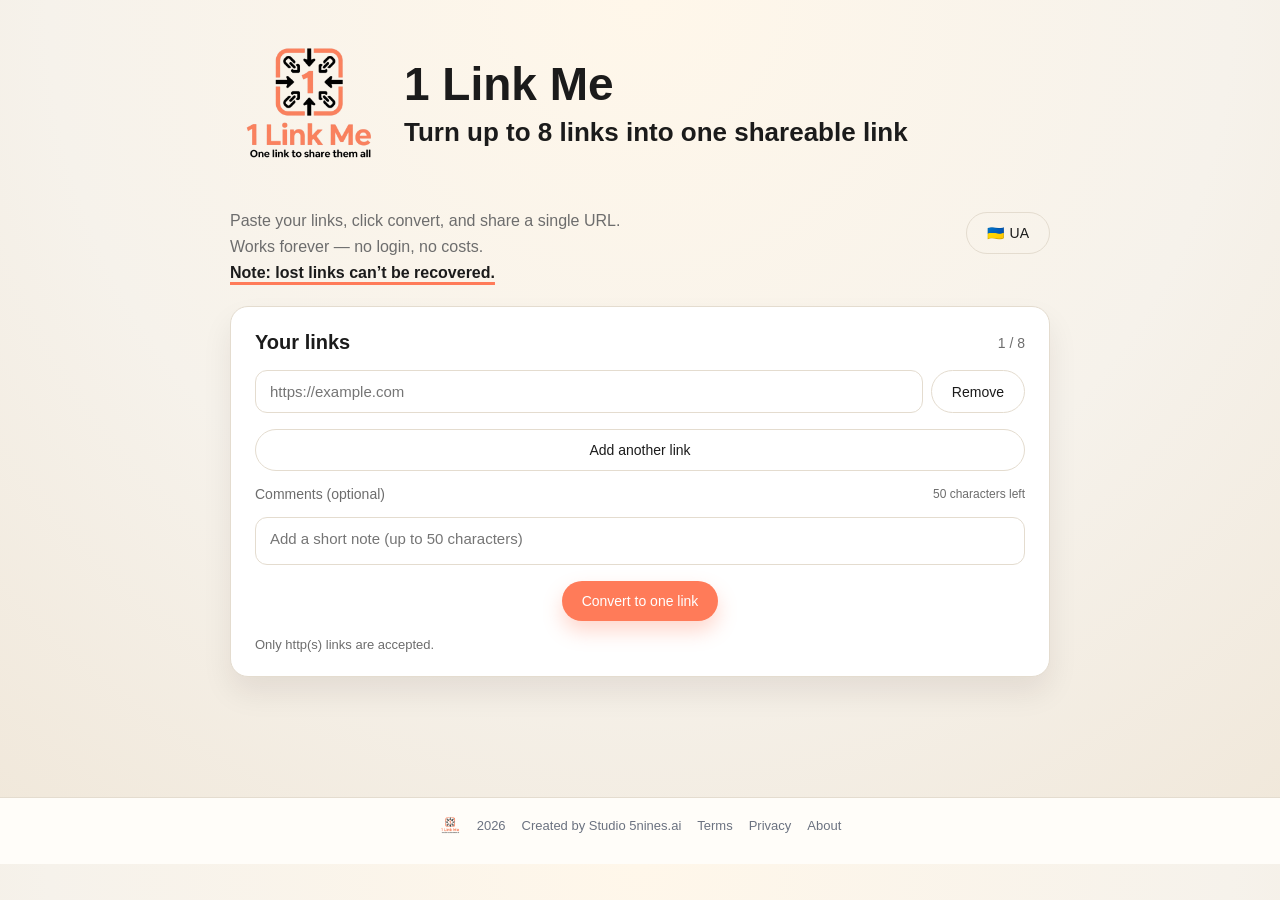
<file: index.html>
<!doctype html>
<html lang="en">
  <head>
    <meta charset="UTF-8" />
    <meta name="viewport" content="width=device-width, initial-scale=1.0" />
    <title>1 Link Me – Combine Multiple Links Into One URL (Free, No Login)</title>
    <meta
      name="description"
      content="Turn up to 8 links into one shareable link. No sign-up, no storage, 100% free. Perfect for creators, marketers, and everyday sharing."
    />
    <meta
      name="description-ua"
      content="Об’єднайте до 8 посилань в одне зручне для поширення. Без реєстрації, без збереження даних, 100% безкоштовно. Ідеально для креаторів, маркетологів і щоденного використання."
    />
    <meta name="robots" content="index, follow" />
    <meta property="og:title" content="1 Link Me – Combine Multiple Links Into One URL (Free, No Login)" />
    <meta
      property="og:description"
      content="Turn up to 8 links into one shareable link. No sign-up, no storage, 100% free. Perfect for creators, marketers, and everyday sharing."
    />
    <meta property="og:type" content="website" />
    <meta name="twitter:card" content="summary" />
    <meta name="twitter:title" content="1 Link Me – Combine Multiple Links Into One URL (Free, No Login)" />
    <meta
      name="twitter:description"
      content="Turn up to 8 links into one shareable link. No sign-up, no storage, 100% free. Perfect for creators, marketers, and everyday sharing."
    />
    <link rel="icon" href="favicon.png" type="image/png" />
    <!-- Google tag (gtag.js) -->
    <script async src="https://www.googletagmanager.com/gtag/js?id=G-2YKPZS6ZV8"></script>
    <script>
      window.dataLayer = window.dataLayer || [];
      function gtag(){dataLayer.push(arguments);}
      gtag('js', new Date());

      gtag('config', 'G-2YKPZS6ZV8');
      gtag('config', 'AW-18059416682');
    </script>
    <link rel="stylesheet" href="styles.css" />
  </head>
  <body>
    <main class="page">
      <header class="site-header">
        <a href="/" class="logo-link">
          <img class="logo" src="logo.png" alt="1 Link Me logo" />
        </a>
        <div class="header-text">
          <h1>1 Link Me</h1>
          <h2 data-i18n="heroTitle">Turn up to 8 links into one shareable link</h2>
        </div>
      </header>
      <header class="hero">
        <div class="hero-row">
          <p id="hero-message" class="subhead">
          <span data-i18n="heroLine1">Paste your links, click convert, and share a single URL.</span>
          <span data-i18n="heroLine2">Works forever — no login, no costs.</span>
          <span class="warning" data-i18n="heroLine3">Note: lost links can’t be recovered.</span>
          </p>
          <button id="lang-toggle" class="btn ghost lang-toggle" type="button">
            <span class="flag">🇺🇦</span>
            <span class="lang-code">UA</span>
          </button>
        </div>
      </header>

      <section id="builder" class="card">
        <div class="card-header">
          <h2 data-i18n="linksTitle">Your links</h2>
          <span class="limit">0 / 8</span>
        </div>
        <div id="links" class="links"></div>
        <button id="add" class="btn ghost add-link" type="button" data-i18n="addLink">Add another link</button>
        <div class="comment-header">
          <label class="comment-label" for="comment" data-i18n="commentLabel">Comments (optional)</label>
          <span id="comment-count" class="comment-count">50 characters left</span>
        </div>
        <textarea id="comment" class="comment-input" maxlength="50" placeholder="Add a short note (up to 50 characters)" data-i18n-placeholder="commentPlaceholder"></textarea>
        <div class="actions">
          <button id="convert" class="btn primary" type="button" data-i18n="convert">Convert to one link</button>
        </div>
        <p class="helper" data-i18n="helper">Only http(s) links are accepted.</p>
      </section>

      <section id="result" class="card hidden">
        <div class="card-header">
          <h2 data-i18n="shareableTitle">Your shareable link</h2>
        </div>
        <div class="result-row">
          <input id="output" type="text" readonly />
          <button id="copy" class="btn primary" type="button" data-i18n="copy">Copy</button>
        </div>
        <p class="helper result-helper">
          <span id="result-message"></span>
          <a id="open-link" class="open-link" href="#" target="_blank" rel="noopener noreferrer" data-i18n="openLink">Open the link in a new window</a>
        </p>
      </section>

      <section id="viewer" class="card hidden">
        <div class="card-header">
          <h2 data-i18n="sharedTitle">Shared links</h2>
        </div>
        <ol id="shared-list" class="shared-list"></ol>
      </section>

      <section id="viewer-cta" class="card hidden">
        <a class="btn primary viewer-cta" href="/" data-i18n="viewerCta">Merge your own links into one sharable link</a>
        <p class="subhead viewer-note">
          <span data-i18n="heroLine1">Paste your links, click convert, and share a single URL.</span>
          <span data-i18n="heroLine2">Works forever — no login, no costs.</span>
          <span class="warning" data-i18n="heroLine3">Note: lost links can’t be recovered.</span>
        </p>
      </section>
    </main>
    <footer class="footer">
      <div class="footer-inner">
        <img class="footer-logo" src="logo.png" alt="1 Link Me logo" />
        <span class="footer-year">2026</span>
        <p class="footer-note">Created by Studio 5nines.ai</p>
        <a href="terms.html" data-i18n="terms">Terms</a>
        <a href="privacy.html" data-i18n="privacy">Privacy</a>
        <a href="about.html" data-i18n="about">About</a>
      </div>
    </footer>

    <script src="script.js"></script>
  </body>
</html>
</file>
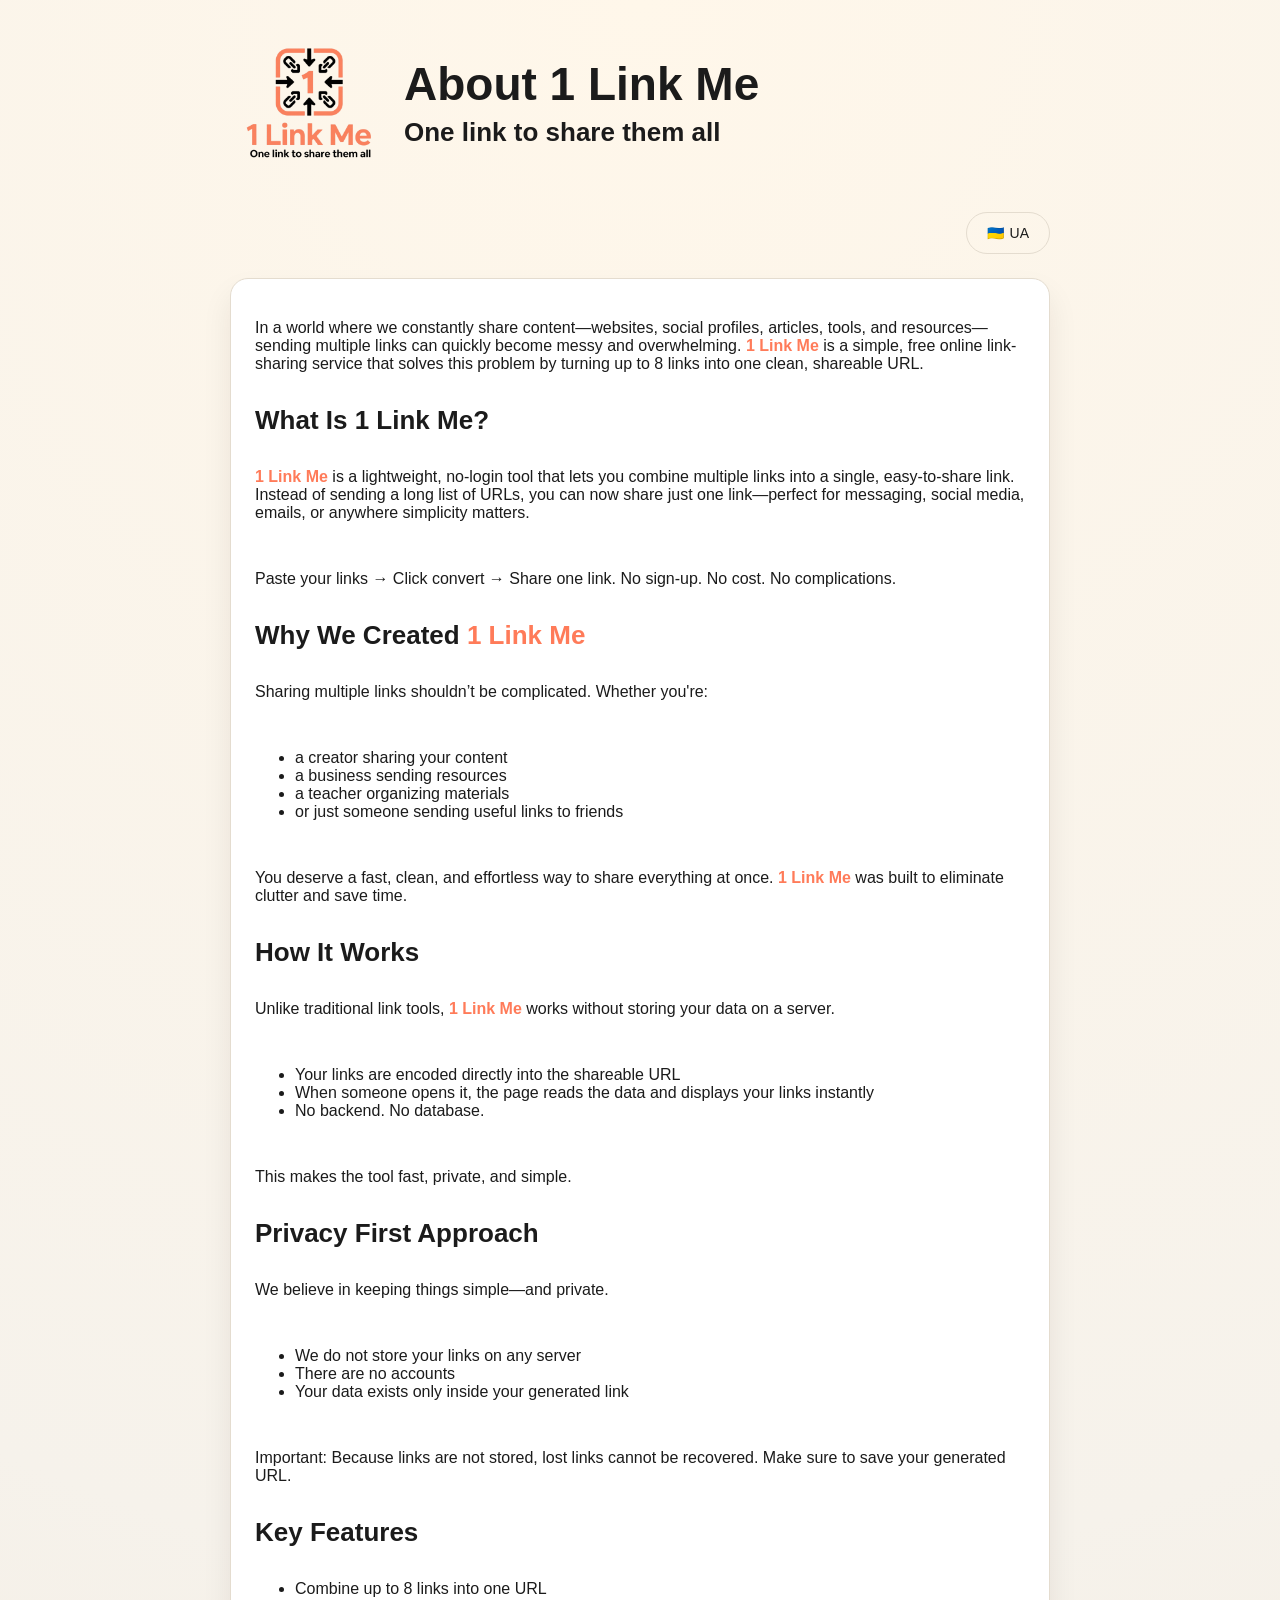
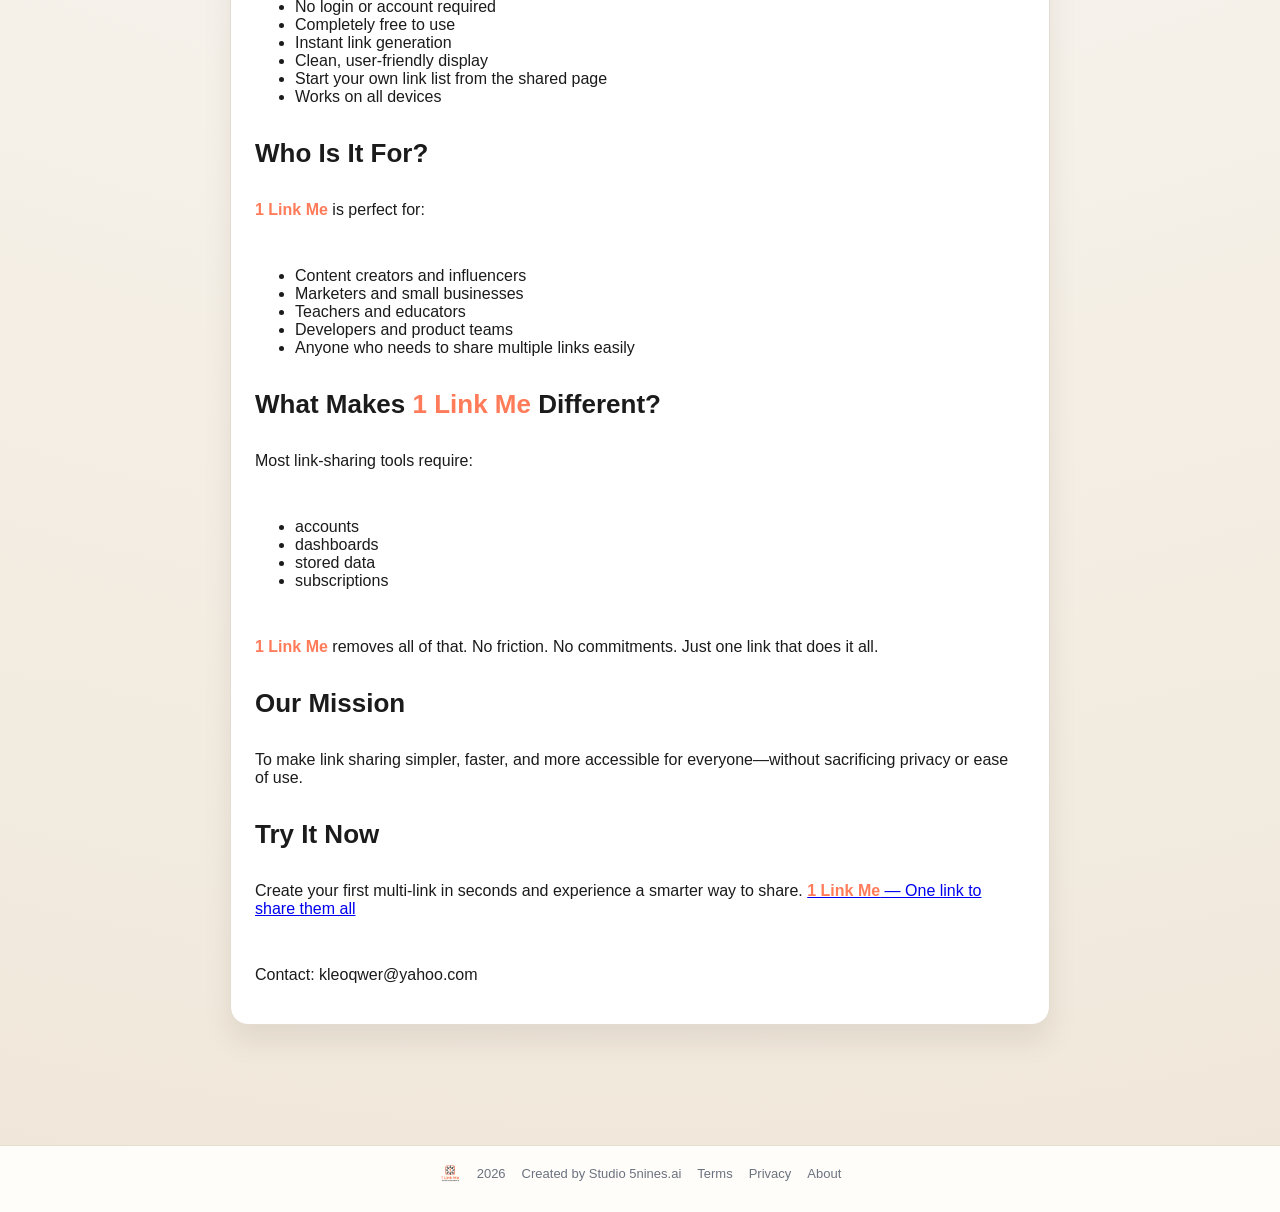
<file: about.html>
<!doctype html>
<html lang="en">
  <head>
    <meta charset="UTF-8" />
    <meta name="viewport" content="width=device-width, initial-scale=1.0" />
    <title>About 1 Link Me</title>
    <meta
      name="description"
      content="About 1 Link Me: a simple, free tool to combine up to 8 links into one shareable URL."
    />
    <meta name="description-ua" content="Об’єднайте до 8 посилань в одне зручне для поширення. Без реєстрації, без збереження даних, 100% безкоштовно. Ідеально для креаторів, маркетологів і щоденного використання." />
    <meta name="robots" content="index, follow" />
    <link rel="icon" href="favicon.png" type="image/png" />
    <!-- Google tag (gtag.js) -->
    <script async src="https://www.googletagmanager.com/gtag/js?id=G-2YKPZS6ZV8"></script>
    <script>
      window.dataLayer = window.dataLayer || [];
      function gtag(){dataLayer.push(arguments);}
      gtag('js', new Date());

      gtag('config', 'G-2YKPZS6ZV8');
      gtag('config', 'AW-18059416682');
    </script>
    <link rel="stylesheet" href="styles.css" />
  </head>
  <body>
    <main class="page">
      <header class="site-header">
        <a href="/" class="logo-link">
          <img class="logo" src="logo.png" alt="1 Link Me logo" />
        </a>
        <div class="header-text">
          <h1 data-i18n="aboutTitle">About 1 Link Me</h1>
          <h2 data-i18n="aboutTagline">One link to share them all</h2>
        </div>
      </header>
      <div class="lang-row">
        <button id="lang-toggle" class="btn ghost lang-toggle" type="button">
          <span class="flag">🇺🇦</span>
          <span class="lang-code">UA</span>
        </button>
      </div>

      <section class="card about-content" data-lang="en">
        <p>
          In a world where we constantly share content—websites, social profiles, articles, tools, and resources—
          sending multiple links can quickly become messy and overwhelming.
          <span class="brand-highlight">1 Link Me</span> is a simple, free online link-sharing service that solves this problem by turning up to 8 links
          into one clean, shareable URL.
        </p>

        <h2>What Is 1 Link Me?</h2>
        <p>
          <span class="brand-highlight">1 Link Me</span> is a lightweight, no-login tool that lets you combine multiple links into a single, easy-to-share link.
          Instead of sending a long list of URLs, you can now share just one link—perfect for messaging, social media,
          emails, or anywhere simplicity matters.
        </p>
        <p>
          Paste your links → Click convert → Share one link. No sign-up. No cost. No complications.
        </p>

        <h2>Why We Created <span class="brand-highlight">1 Link Me</span></h2>
        <p>
          Sharing multiple links shouldn’t be complicated. Whether you're:
        </p>
        <ul>
          <li>a creator sharing your content</li>
          <li>a business sending resources</li>
          <li>a teacher organizing materials</li>
          <li>or just someone sending useful links to friends</li>
        </ul>
        <p>
          You deserve a fast, clean, and effortless way to share everything at once. <span class="brand-highlight">1 Link Me</span> was built to eliminate
          clutter and save time.
        </p>

        <h2>How It Works</h2>
        <p>
          Unlike traditional link tools, <span class="brand-highlight">1 Link Me</span> works without storing your data on a server.
        </p>
        <ul>
          <li>Your links are encoded directly into the shareable URL</li>
          <li>When someone opens it, the page reads the data and displays your links instantly</li>
          <li>No backend. No database.</li>
        </ul>
        <p>
          This makes the tool fast, private, and simple.
        </p>

        <h2>Privacy First Approach</h2>
        <p>
          We believe in keeping things simple—and private.
        </p>
        <ul>
          <li>We do not store your links on any server</li>
          <li>There are no accounts</li>
          <li>Your data exists only inside your generated link</li>
        </ul>
        <p>
          Important: Because links are not stored, lost links cannot be recovered. Make sure to save your generated URL.
        </p>

        <h2>Key Features</h2>
        <ul>
          <li>Combine up to 8 links into one URL</li>
          <li>No login or account required</li>
          <li>Completely free to use</li>
          <li>Instant link generation</li>
          <li>Clean, user-friendly display</li>
          <li>Start your own link list from the shared page</li>
          <li>Works on all devices</li>
        </ul>

        <h2>Who Is It For?</h2>
        <p><span class="brand-highlight">1 Link Me</span> is perfect for:</p>
        <ul>
          <li>Content creators and influencers</li>
          <li>Marketers and small businesses</li>
          <li>Teachers and educators</li>
          <li>Developers and product teams</li>
          <li>Anyone who needs to share multiple links easily</li>
        </ul>

        <h2>What Makes <span class="brand-highlight">1 Link Me</span> Different?</h2>
        <p>Most link-sharing tools require:</p>
        <ul>
          <li>accounts</li>
          <li>dashboards</li>
          <li>stored data</li>
          <li>subscriptions</li>
        </ul>
        <p>
          <span class="brand-highlight">1 Link Me</span> removes all of that. No friction. No commitments. Just one link that does it all.
        </p>

        <h2>Our Mission</h2>
        <p>
          To make link sharing simpler, faster, and more accessible for everyone—without sacrificing privacy or ease of use.
        </p>

        <h2>Try It Now</h2>
        <p>
          Create your first multi-link in seconds and experience a smarter way to share.
          <a href="/"><span class="brand-highlight">1 Link Me</span> — One link to share them all</a>
        </p>
        <p>Contact: kleoqwer@yahoo.com</p>
      </section>

      <section class="card about-content hidden" data-lang="uk">
        <h2>Що таке <span class="brand-highlight">1 Link Me</span>?</h2>
        <p>
          <span class="brand-highlight">1 Link Me</span> — це простий інструмент, який дозволяє об’єднати кілька посилань в одне, просте посилання для
          поширення (безкоштовно і без реєстрації).
        </p>
        <p>
          Замість довгого списку URL-адрес ви можете поділитися лише одним посиланням — ідеально для месенджерів,
          соцмереж, електронної пошти або будь-де, де важлива простота.
        </p>
        <p>
          Вставте посилання → Натисніть «Конвертуйте в одне посилання» → Поділіться одним посиланням без зайвих
          складнощів.
        </p>

        <h2>Чому ми створили <span class="brand-highlight">1 Link Me</span></h2>
        <p>Незалежно від того, чи ви:</p>
        <ul>
          <li>творець контенту, який ділиться своїми проєктами</li>
          <li>бізнес, що надсилає інформацію клієнтам</li>
          <li>викладач, який ділиться матеріали з учнями та батьками</li>
          <li>або просто людина, яка ділиться корисними посиланнями з друзями</li>
        </ul>
        <p>
          Ви заслуговуєте на зручний і простий спосіб поділитися всім одразу з <span class="brand-highlight">1 Link Me</span>.
        </p>

        <h2>Як це працює</h2>
        <p>
          На відміну від традиційних інструментів, <span class="brand-highlight">1 Link Me</span> працює без збереження ваших даних на сервері.
        </p>
        <ul>
          <li>Ваші посилання кодуються прямо в URL</li>
          <li>Коли хтось відкриває його, сторінка зчитує дані та миттєво показує список</li>
        </ul>
        <p>Це робить сервіс:</p>
        <ul>
          <li>Швидким</li>
          <li>Приватним</li>
          <li>Простим</li>
        </ul>

        <h2>Приватність понад усе</h2>
        <p>Ми віримо в простоту — і приватність.</p>
        <ul>
          <li>Ми не зберігаємо ваші посилання на серверах</li>
          <li>Немає реєстрації</li>
          <li>Ваші дані існують лише всередині створеного вами URL</li>
        </ul>
        <p>
          Важливо: Оскільки посилання не зберігаються, втрачені посилання неможливо відновити.
          Обов’язково збережіть свій URL.
        </p>

        <h2>Основні можливості</h2>
        <ul>
          <li>Об’єднання до 8 посилань в один URL</li>
          <li>Без реєстрації</li>
          <li>Повністю безкоштовно</li>
          <li>Миттєве створення посилання</li>
          <li>Чистий і зручний інтерфейс</li>
          <li>Працює на всіх пристроях</li>
        </ul>

        <h2>Для кого це?</h2>
        <p><span class="brand-highlight">1 Link Me</span> ідеально підходить для:</p>
        <ul>
          <li>Творців контенту і інфлюенсерів</li>
          <li>Маркетологів і малого бізнесу</li>
          <li>Вчителів та освітян</li>
          <li>Розробників і команд</li>
          <li>Усіх, хто хоче легко ділитися багатьма посиланнями</li>
        </ul>

        <h2>Чим <span class="brand-highlight">1 Link Me</span> відрізняється?</h2>
        <p>Більшість сервісів вимагають:</p>
        <ul>
          <li>реєстрацію</li>
          <li>збереження даних</li>
          <li>підписки</li>
        </ul>
        <p>
          <span class="brand-highlight">1 Link Me</span> прибирає все це. Жодних бар’єрів. Жодних зобов’язань.
          Лише одне посилання, яке робить усе.
        </p>

        <h2>Наша місія</h2>
        <p>
          Зробити обмін посиланнями простішим, швидшим і доступнішим для кожного, не жертвуючи приватністю чи зручністю.
        </p>

        <h2>Спробуйте зараз</h2>
        <p>
          Створіть своє перше мультипосилання за кілька секунд і відкрийте для себе розумніший спосіб ділитися.
          <a href="/"><span class="brand-highlight">1 Link Me</span> — Одне посилання, щоб поділитися всім</a>
        </p>
        <p>Контакт: kleoqwer@yahoo.com</p>
      </section>
    </main>

    <footer class="footer">
      <div class="footer-inner">
        <img class="footer-logo" src="logo.png" alt="1 Link Me logo" />
        <span class="footer-year">2026</span>
        <p class="footer-note">Created by Studio 5nines.ai</p>
        <a href="terms.html" data-i18n="terms">Terms</a>
        <a href="privacy.html" data-i18n="privacy">Privacy</a>
        <a href="about.html" data-i18n="about">About</a>
      </div>
    </footer>
    <script src="about.js"></script>
  </body>
</html>
</file>
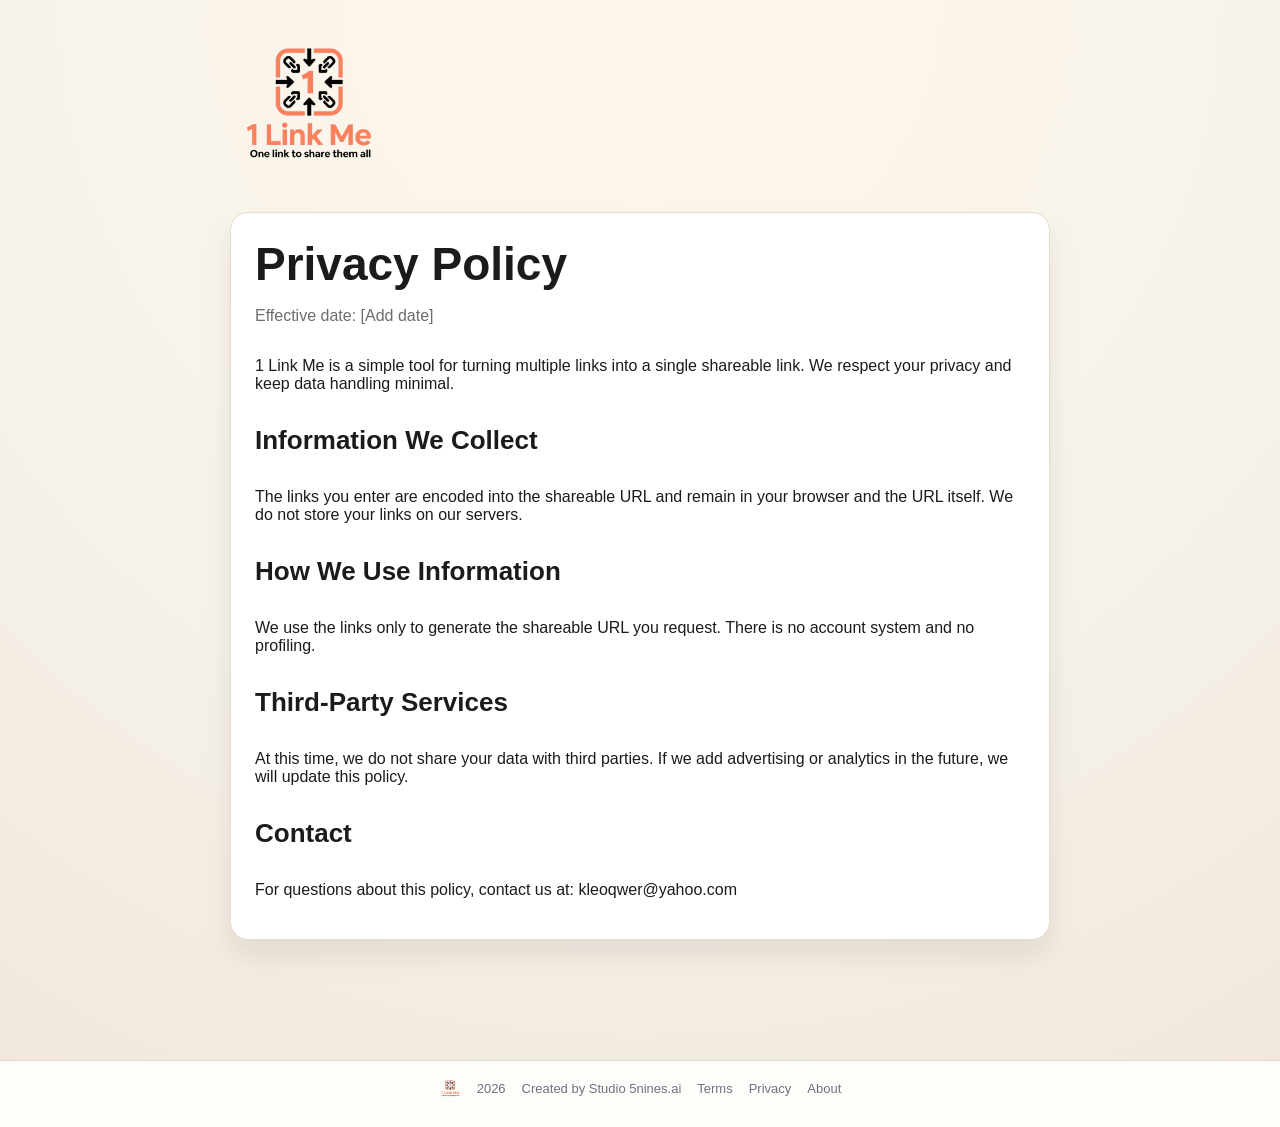
<file: privacy.html>
<!doctype html>
<html lang="en">
  <head>
    <meta charset="UTF-8" />
    <meta name="viewport" content="width=device-width, initial-scale=1.0" />
    <title>Privacy Policy - 1 Link Me</title>
    <meta
      name="description"
      content="Privacy Policy for 1 Link Me, the service that merges multiple links into one shareable link."
    />
    <meta name="robots" content="index, follow" />
    <link rel="icon" href="favicon.png" type="image/png" />
    <!-- Google tag (gtag.js) -->
    <script async src="https://www.googletagmanager.com/gtag/js?id=G-2YKPZS6ZV8"></script>
    <script>
      window.dataLayer = window.dataLayer || [];
      function gtag(){dataLayer.push(arguments);}
      gtag('js', new Date());

      gtag('config', 'G-2YKPZS6ZV8');
      gtag('config', 'AW-18059416682');
    </script>
    <link rel="stylesheet" href="styles.css" />
  </head>
  <body>
    <main class="page">
      <header class="site-header">
        <a href="/" class="logo-link">
          <img class="logo" src="logo.png" alt="1 Link Me logo" />
        </a>
      </header>
      <section class="card">
        <h1>Privacy Policy</h1>
        <p class="subhead">Effective date: [Add date]</p>
        <p>
          1 Link Me is a simple tool for turning multiple links into a single shareable link.
          We respect your privacy and keep data handling minimal.
        </p>
        <h2>Information We Collect</h2>
        <p>
          The links you enter are encoded into the shareable URL and remain in your browser
          and the URL itself. We do not store your links on our servers.
        </p>
        <h2>How We Use Information</h2>
        <p>
          We use the links only to generate the shareable URL you request. There is no account
          system and no profiling.
        </p>
        <h2>Third-Party Services</h2>
        <p>
          At this time, we do not share your data with third parties. If we add advertising or
          analytics in the future, we will update this policy.
        </p>
        <h2>Contact</h2>
        <p>
          For questions about this policy, contact us at: kleoqwer@yahoo.com
        </p>
      </section>
    </main>
    <footer class="footer">
      <div class="footer-inner">
        <img class="footer-logo" src="logo.png" alt="1 Link Me logo" />
        <span class="footer-year">2026</span>
        <p class="footer-note">Created by Studio 5nines.ai</p>
        <a href="terms.html">Terms</a>
        <a href="privacy.html">Privacy</a>
        <a href="about.html">About</a>
      </div>
    </footer>
  </body>
</html>
</file>
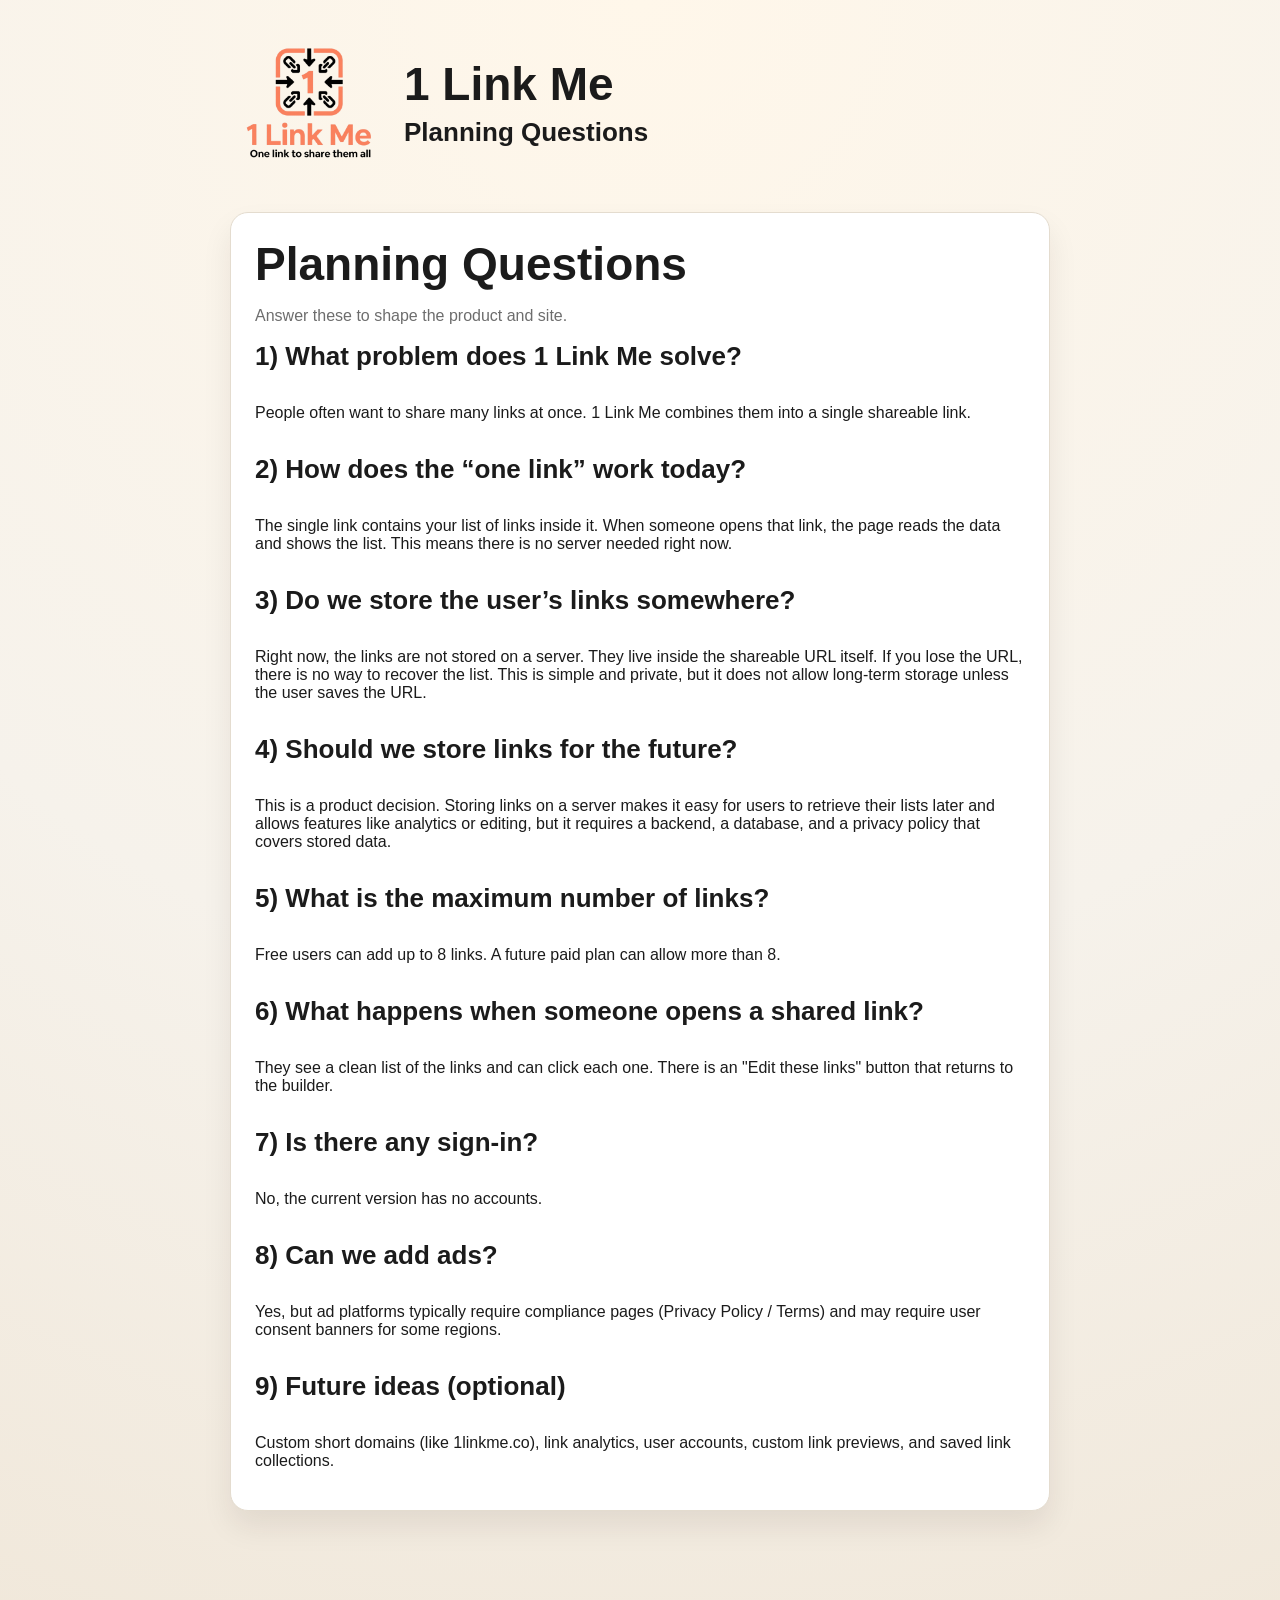
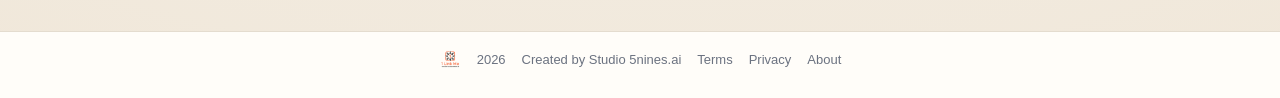
<file: specs.html>
<!doctype html>
<html lang="en">
  <head>
    <meta charset="UTF-8" />
    <meta name="viewport" content="width=device-width, initial-scale=1.0" />
    <title>Product Specification - 1 Link Me</title>
    <meta
      name="description"
      content="Planning questions and product details for 1 Link Me."
    />
    <meta name="robots" content="index, follow" />
    <link rel="icon" href="favicon.png" type="image/png" />
    <!-- Google tag (gtag.js) -->
    <script async src="https://www.googletagmanager.com/gtag/js?id=G-2YKPZS6ZV8"></script>
    <script>
      window.dataLayer = window.dataLayer || [];
      function gtag(){dataLayer.push(arguments);}
      gtag('js', new Date());

      gtag('config', 'G-2YKPZS6ZV8');
      gtag('config', 'AW-18059416682');
    </script>
    <link rel="stylesheet" href="styles.css" />
  </head>
  <body>
    <main class="page">
      <header class="site-header">
        <a href="/" class="logo-link">
          <img class="logo" src="logo.png" alt="1 Link Me logo" />
        </a>
        <div class="header-text">
          <h1>1 Link Me</h1>
          <h2>Planning Questions</h2>
        </div>
      </header>

      <section class="card">
        <h1>Planning Questions</h1>
        <p class="subhead">Answer these to shape the product and site.</p>

        <h2>1) What problem does 1 Link Me solve?</h2>
        <p>
          People often want to share many links at once. 1 Link Me combines them into a single
          shareable link.
        </p>

        <h2>2) How does the “one link” work today?</h2>
        <p>
          The single link contains your list of links inside it. When someone opens that link,
          the page reads the data and shows the list. This means there is no server needed right now.
        </p>

        <h2>3) Do we store the user’s links somewhere?</h2>
        <p>
          Right now, the links are not stored on a server. They live inside the shareable URL itself.
          If you lose the URL, there is no way to recover the list. This is simple and private, but
          it does not allow long-term storage unless the user saves the URL.
        </p>

        <h2>4) Should we store links for the future?</h2>
        <p>
          This is a product decision. Storing links on a server makes it easy for users to retrieve
          their lists later and allows features like analytics or editing, but it requires a backend,
          a database, and a privacy policy that covers stored data.
        </p>

        <h2>5) What is the maximum number of links?</h2>
        <p>
          Free users can add up to 8 links. A future paid plan can allow more than 8.
        </p>

        <h2>6) What happens when someone opens a shared link?</h2>
        <p>
          They see a clean list of the links and can click each one. There is an "Edit these links"
          button that returns to the builder.
        </p>

        <h2>7) Is there any sign-in?</h2>
        <p>No, the current version has no accounts.</p>

        <h2>8) Can we add ads?</h2>
        <p>
          Yes, but ad platforms typically require compliance pages (Privacy Policy / Terms)
          and may require user consent banners for some regions.
        </p>

        <h2>9) Future ideas (optional)</h2>
        <p>
          Custom short domains (like 1linkme.co), link analytics, user accounts, custom link previews,
          and saved link collections.
        </p>
      </section>
    </main>
    <footer class="footer">
      <div class="footer-inner">
        <img class="footer-logo" src="logo.png" alt="1 Link Me logo" />
        <span class="footer-year">2026</span>
        <p class="footer-note">Created by Studio 5nines.ai</p>
        <a href="terms.html">Terms</a>
        <a href="privacy.html">Privacy</a>
        <a href="about.html">About</a>
      </div>
    </footer>
  </body>
</html>
</file>
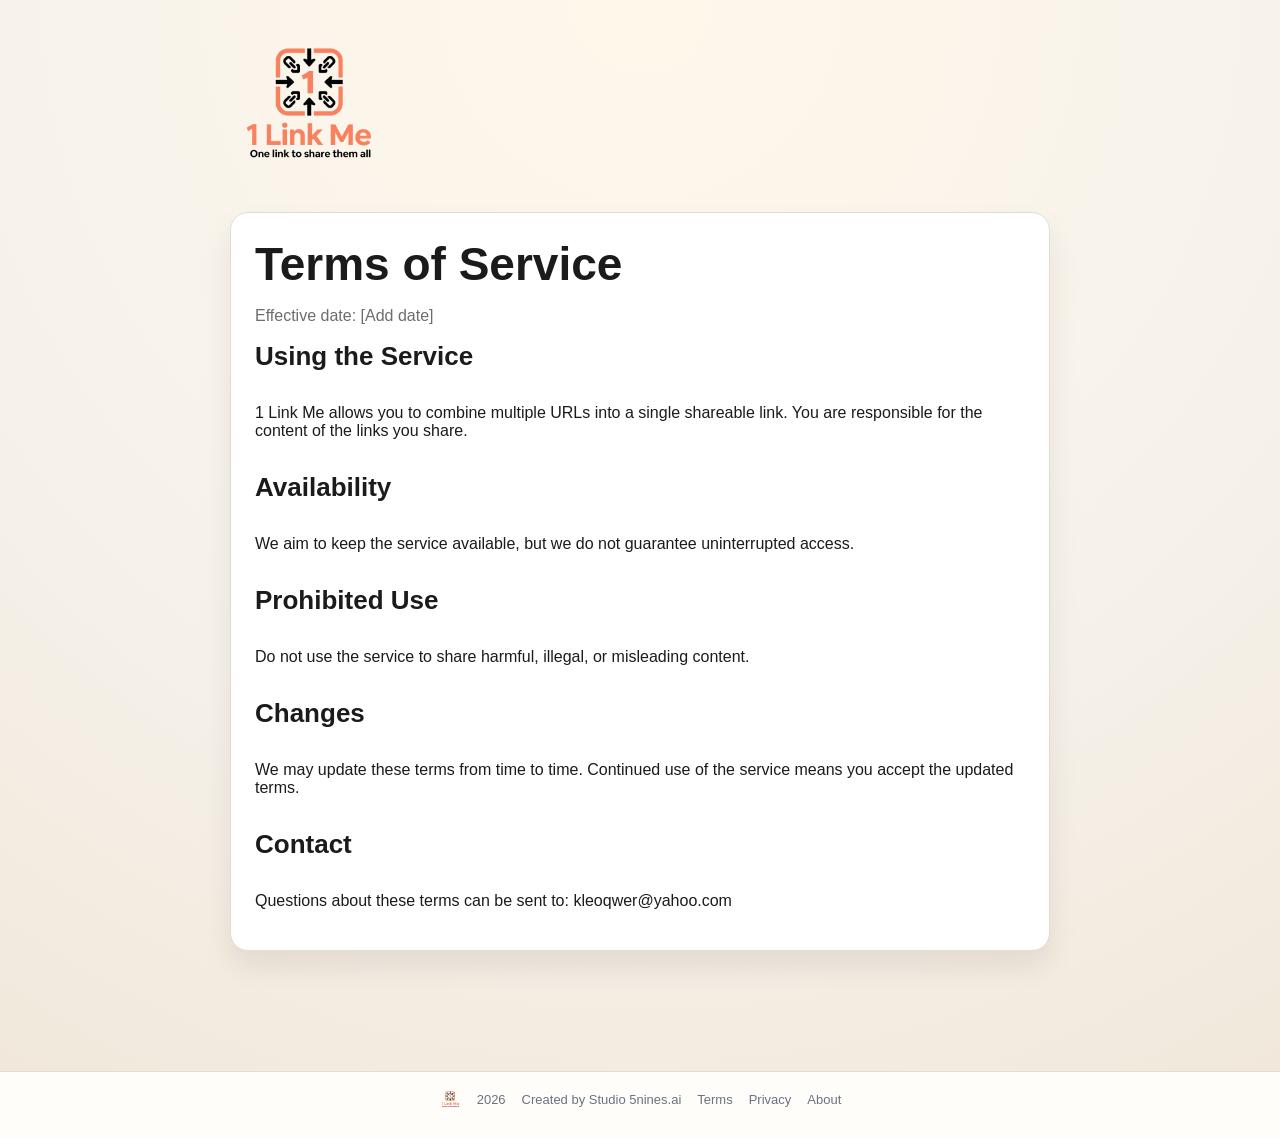
<file: terms.html>
<!doctype html>
<html lang="en">
  <head>
    <meta charset="UTF-8" />
    <meta name="viewport" content="width=device-width, initial-scale=1.0" />
    <title>Terms - 1 Link Me</title>
    <meta
      name="description"
      content="Terms of Service for 1 Link Me, the service that merges multiple links into one shareable link."
    />
    <meta name="robots" content="index, follow" />
    <link rel="icon" href="favicon.png" type="image/png" />
    <!-- Google tag (gtag.js) -->
    <script async src="https://www.googletagmanager.com/gtag/js?id=G-2YKPZS6ZV8"></script>
    <script>
      window.dataLayer = window.dataLayer || [];
      function gtag(){dataLayer.push(arguments);}
      gtag('js', new Date());

      gtag('config', 'G-2YKPZS6ZV8');
      gtag('config', 'AW-18059416682');
    </script>
    <link rel="stylesheet" href="styles.css" />
  </head>
  <body>
    <main class="page">
      <header class="site-header">
        <a href="/" class="logo-link">
          <img class="logo" src="logo.png" alt="1 Link Me logo" />
        </a>
      </header>
      <section class="card">
        <h1>Terms of Service</h1>
        <p class="subhead">Effective date: [Add date]</p>
        <h2>Using the Service</h2>
        <p>
          1 Link Me allows you to combine multiple URLs into a single shareable link. You are
          responsible for the content of the links you share.
        </p>
        <h2>Availability</h2>
        <p>
          We aim to keep the service available, but we do not guarantee uninterrupted access.
        </p>
        <h2>Prohibited Use</h2>
        <p>
          Do not use the service to share harmful, illegal, or misleading content.
        </p>
        <h2>Changes</h2>
        <p>
          We may update these terms from time to time. Continued use of the service means you
          accept the updated terms.
        </p>
        <h2>Contact</h2>
        <p>
          Questions about these terms can be sent to: kleoqwer@yahoo.com
        </p>
      </section>
    </main>
    <footer class="footer">
      <div class="footer-inner">
        <img class="footer-logo" src="logo.png" alt="1 Link Me logo" />
        <span class="footer-year">2026</span>
        <p class="footer-note">Created by Studio 5nines.ai</p>
        <a href="terms.html">Terms</a>
        <a href="privacy.html">Privacy</a>
        <a href="about.html">About</a>
      </div>
    </footer>
  </body>
</html>
</file>
<file: styles.css>
@import url("https://fonts.googleapis.com/css2?family=Montserrat:wght@400;600;700&display=swap");

:root {
  color-scheme: light;
  --bg: #f6f2eb;
  --card: #ffffff;
  --ink: #1b1b1b;
  --muted: #6d6d6d;
  --accent: #ff7b59;
  --accent-dark: #e8613f;
  --border: #e4dccf;
  font-family: "Space Grotesk", "Avenir", "Helvetica Neue", sans-serif;
}

html[lang="uk"] body {
  font-family: "Montserrat", "Avenir", "Helvetica Neue", sans-serif;
}

* {
  box-sizing: border-box;
}

body {
  margin: 0;
  background: radial-gradient(circle at top, #fff7ea 0%, #f6f2eb 55%, #f0e7d9 100%);
  color: var(--ink);
}

.page {
  max-width: 860px;
  margin: 0 auto;
  padding: 24px 20px 80px;
  display: grid;
  gap: 24px;
}

.hero {
  display: grid;
  gap: 12px;
}

.hero-row {
  display: grid;
  grid-template-columns: 1fr auto;
  align-items: start;
  gap: 16px;
}

.site-header {
  display: flex;
  align-items: center;
  padding-bottom: 8px;
  gap: 18px;
}

.logo {
  height: 156px;
  width: auto;
  object-fit: contain;
}

.logo-link {
  display: inline-flex;
}

.header-text {
  display: grid;
  gap: 6px;
}

.lang-toggle {
  padding: 8px 14px;
  font-size: 12px;
  display: inline-flex;
  align-items: center;
  gap: 6px;
  text-decoration: none;
  color: #1d4ed8;
}

.lang-toggle.ua {
  border: 2px solid #facc15;
}

.lang-toggle.en {
  border: 2px solid #ef4444;
}

.lang-toggle .flag {
  font-size: 14px;
  line-height: 1;
}

.lang-row {
  display: flex;
  justify-content: flex-end;
  width: 100%;
}

.eyebrow {
  text-transform: uppercase;
  font-size: 12px;
  letter-spacing: 0.18em;
  color: var(--muted);
  margin: 0;
}

h1 {
  font-size: clamp(30px, 5vw, 46px);
  margin: 0;
}

h2 {
  font-size: clamp(18px, 3.2vw, 26px);
  margin: 0;
  color: var(--ink);
}

.subhead {
  margin: 0;
  font-size: 16px;
  color: var(--muted);
  display: grid;
  gap: 8px;
}

.warning {
  color: var(--ink);
  text-decoration: underline;
  text-decoration-color: var(--accent);
  text-decoration-thickness: 3px;
  text-underline-offset: 4px;
  font-weight: 600;
}

.brand-highlight {
  color: var(--accent);
  font-weight: 700;
}

.card {
  background: var(--card);
  border: 1px solid var(--border);
  border-radius: 18px;
  padding: 24px;
  box-shadow: 0 16px 30px rgba(34, 18, 6, 0.08);
  display: grid;
  gap: 16px;
}

.card-header {
  display: flex;
  justify-content: space-between;
  align-items: center;
}

.card-header h2 {
  margin: 0;
  font-size: 20px;
}

.limit {
  font-size: 14px;
  color: var(--muted);
}

.links {
  display: grid;
  gap: 12px;
}

.link-row {
  display: grid;
  grid-template-columns: 1fr auto;
  gap: 8px;
}

input[type="text"] {
  width: 100%;
  padding: 12px 14px;
  border-radius: 12px;
  border: 1px solid var(--border);
  font-size: 15px;
}

textarea.comment-input {
  width: 100%;
  height: 48px;
  min-height: 48px;
  resize: none;
  padding: 12px 14px;
  border-radius: 12px;
  border: 1px solid var(--border);
  font-size: 15px;
  font-family: inherit;
}

.comment-label {
  font-size: 14px;
  color: var(--muted);
  line-height: 1;
}

.comment-header {
  display: flex;
  align-items: center;
  justify-content: space-between;
}

.comment-count {
  font-size: 12px;
  color: var(--muted);
}

input[type="text"]:focus {
  outline: 2px solid rgba(255, 123, 89, 0.3);
  border-color: var(--accent);
}

.actions {
  display: flex;
  flex-wrap: wrap;
  gap: 12px;
  justify-content: center;
}

.add-link {
  align-self: flex-start;
}

.btn {
  border: none;
  border-radius: 999px;
  padding: 12px 20px;
  font-size: 14px;
  cursor: pointer;
  transition: transform 0.15s ease, box-shadow 0.15s ease;
}

.btn.primary {
  background: var(--accent);
  color: white;
  box-shadow: 0 10px 20px rgba(255, 123, 89, 0.3);
}

.btn.primary:hover {
  transform: translateY(-1px);
  box-shadow: 0 12px 22px rgba(255, 123, 89, 0.4);
}

.btn.ghost {
  background: transparent;
  border: 1px solid var(--border);
  color: var(--ink);
}

.btn.ghost:hover {
  transform: translateY(-1px);
  box-shadow: 0 10px 20px rgba(33, 24, 12, 0.08);
}

.helper {
  color: var(--muted);
  font-size: 13px;
  margin: 0;
}

.result-row {
  display: grid;
  gap: 12px;
  grid-template-columns: 1fr auto;
  align-items: center;
}

.open-link {
  color: var(--accent-dark);
  text-decoration: underline;
  text-underline-offset: 3px;
  font-size: 14px;
}

.result-helper {
  display: flex;
  flex-wrap: wrap;
  gap: 8px;
  align-items: center;
}

.viewer-cta {
  align-self: center;
  font-size: 16px;
  padding: 14px 24px;
  text-align: center;
  text-decoration: none;
}

.shared-list {
  margin: 0;
  padding-left: 20px;
  display: grid;
  gap: 8px;
}

.shared-list a {
  color: var(--accent-dark);
  text-decoration: none;
}

.shared-comment {
  margin: 0 0 12px;
  padding: 12px 14px;
  border-left: 4px solid var(--accent);
  background: rgba(255, 123, 89, 0.08);
  border-radius: 12px;
  font-size: 14px;
}

.viewer-note {
  text-align: center;
}

.footer {
  margin-top: 40px;
  padding: 16px 20px 28px;
  border-top: 1px solid var(--border);
  background: #fffdf9;
  color: #6b7280;
}

.footer-inner {
  display: flex;
  flex-wrap: wrap;
  gap: 16px;
  align-items: center;
  justify-content: center;
  font-size: 13px;
}

.footer a {
  color: #6b7280;
  text-decoration: none;
  font-size: 13px;
}

.footer a:hover {
  color: var(--ink);
}

.footer-note {
  margin: 0;
  font-size: 13px;
  color: #6b7280;
}

.footer-year {
  font-size: 13px;
}

.footer-logo {
  width: 22px;
  height: auto;
  display: inline-block;
}

.hidden {
  display: none;
}

@media (max-width: 640px) {
  .result-row,
  .link-row {
    grid-template-columns: 1fr;
  }

  .actions {
    flex-direction: column;
  }
}
</file>
